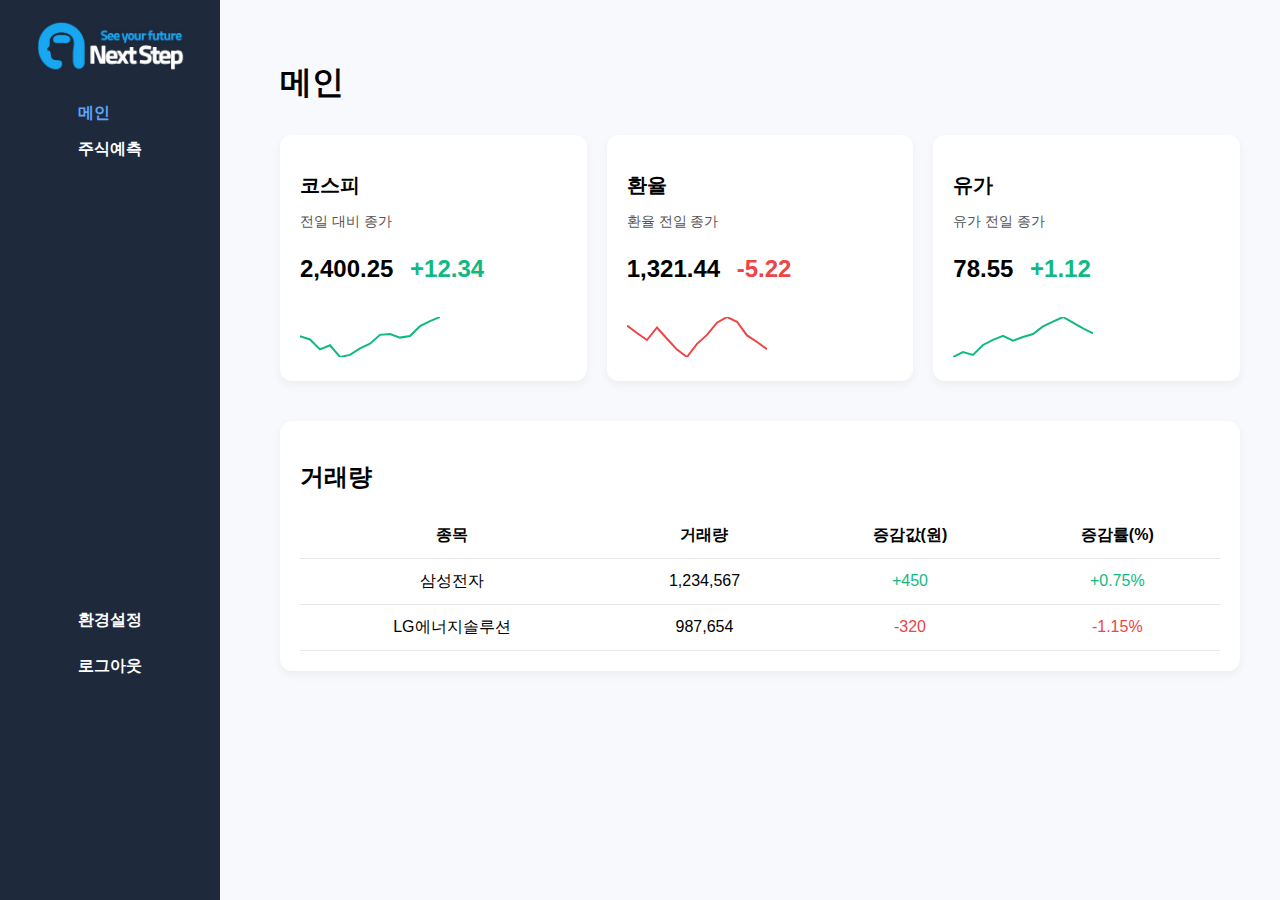
<file: index.html>
<!DOCTYPE html>
<html lang="ko">
<head>
  <meta charset="UTF-8" />
  <meta name="viewport" content="width=device-width, initial-scale=1.0" />
  <title>NextStep 주식예측 - 메인</title>
  <link rel="stylesheet" href="style.css" /> 
</head>
<body>
  <div class="container">
    <!-- 좌측 사이드바 -->
    <aside class="sidebar">
      <img src="nextstep_logo.jpg" alt="NextStep 로고" class="logo" />
      <nav class="menu-top">
        <a href="#" class="menu-item active">메인</a>
        <a href="#" class="menu-item">주식예측</a>
      </nav>
      <nav class="menu-bottom">
        <a href="#" class="menu-item">환경설정</a>
        <a href="#" class="menu-item">로그아웃</a>
      </nav>
    </aside>

    <!-- 메인 타이틀명 영역 (ex.메인, 주식예측) -->
    <main class="main-content">
      <h1 class="page-title">메인</h1>

      <!-- 위젯 박스 4개 (코스피, 환율, 유가) -->
      <div class="widget-container">
        <div class="widget" id="kospi-widget">
          <h2>코스피</h2>
          <p class="subtitle">전일 대비 종가</p>
          <p class="price" id="kospi-price">2,400.25 <span class="change" id="kospi-change">+12.34</span></p>
        </div>

        <div class="widget" id="exchange-widget">
          <h2>환율</h2>
          <p class="subtitle">환율 전일 종가</p>
          <p class="price" id="exchange-price">1,321.44 <span class="change" id="exchange-change">-5.22</span></p>
        </div>

        <div class="widget" id="oil-widget">
          <h2>유가</h2>
          <p class="subtitle">유가 전일 종가</p>
          <p class="price" id="oil-price">78.55 <span class="change" id="oil-change">+1.12</span></p>
        </div>
      </div>

      <!-- 거래량 표 -->
      <div class="volume-table">
        <h2>거래량</h2>
        <table>
          <thead>
            <tr>
              <th>종목</th>
              <th>거래량</th>
              <th>증감값(원)</th>
              <th>증감률(%)</th>
            </tr>
          </thead>
          <tbody id="volume-body">
            <!-- 예시 데이터 -->
            <tr>
              <td>삼성전자</td>
              <td>1,234,567</td>
              <td class="up">+450</td>
              <td class="up">+0.75%</td>
            </tr>
            <tr>
              <td>LG에너지솔루션</td>
              <td>987,654</td>
              <td class="down">-320</td>
              <td class="down">-1.15%</td>
            </tr>
            <!-- JS로 동적 추가도 가능 -->
          </tbody>
        </table>
      </div>
    </main>
  </div>

  <script src="script.js"></script>
</body>
</html>
</file>
<file: style.css>
/* 기본 설정 */
body {
  margin: 0;
  font-family: 'Pretendard', sans-serif;
  background-color: #f7f9fc;
}

/* 전체 컨테이너 */
.container {
  display: flex;
}

/* 좌측 사이드바 */
.sidebar {
  width: 220px;
  background-color: #1e293b;
  color: white;
  display: flex;
  flex-direction: column;
  align-items: center;
  padding: 20px 0;
  height: 100vh;
  position: fixed;
}

.logo {
  width: 150px;
  margin-bottom: 30px;
}

.menu-top, .menu-bottom {
  display: flex;
  flex-direction: column;
  gap: 15px;
}

.menu-bottom {
  display: flex;
  flex-direction: column;
  gap: 25px;         /* 버튼 간격 넓히기 */
  margin-top: 450px;  /* 사이드바 아래에서 위로 올리기 */
  margin-bottom: 30px;
}

.menu-item {
  color: white;
  text-decoration: none;
  font-weight: bold;
  transition: all 0.2s ease;
}

.menu-item:hover,
.menu-item.active {
  color: #60a5fa;
}

/* 메인 콘텐츠 */
.main-content {
  margin-left: 240px;
  padding: 40px;
  width: 100%;
}

.page-title {
  font-size: 32px;
  margin-bottom: 30px;
}

/* 위젯 */
.widget-container {
  display: flex;
  gap: 20px;
  margin-bottom: 40px;
}

.widget {
  background-color: white;
  border-radius: 12px;
  padding: 20px;
  flex: 1;
  box-shadow: 0 4px 10px rgba(0, 0, 0, 0.05);
}

.widget h2 {
  font-size: 20px;
  margin-bottom: 5px;
}

.subtitle {
  font-size: 14px;
  color: #555;
  margin-bottom: 10px;
}

.price {
  font-size: 24px;
  font-weight: bold;
}

.change {
  margin-left: 10px;
}

/* 증감 색상 */
.up {
  color: #10b981; /* 초록색 */
}

.down {
  color: #ef4444; /* 빨간색 */
}

/* 거래량 표 */
.volume-table {
  background-color: white;
  border-radius: 12px;
  padding: 20px;
  box-shadow: 0 4px 10px rgba(0, 0, 0, 0.05);
}

.volume-table table {
  width: 100%;
  border-collapse: collapse;
  margin-top: 10px;
}

.volume-table th, .volume-table td {
  padding: 12px 10px;
  text-align: center;
  border-bottom: 1px solid #e5e7eb;
}




.time-notification {
  position: fixed;
  top: 10px;
  right: 10px;
  background: rgba(96, 165, 250, 0.8); /* 파란 반투명 배경 */
  color: white;
  padding: 8px 12px;
  border-radius: 6px;
  font-family: 'Pretendard', sans-serif; /* 폰트가 없다면 기본 산세리프 */
  font-weight: 600;
  font-size: 14px;
  z-index: 1000;
  box-shadow: 0 2px 6px rgba(0,0,0,0.2);
  user-select: none;
}
</file>
